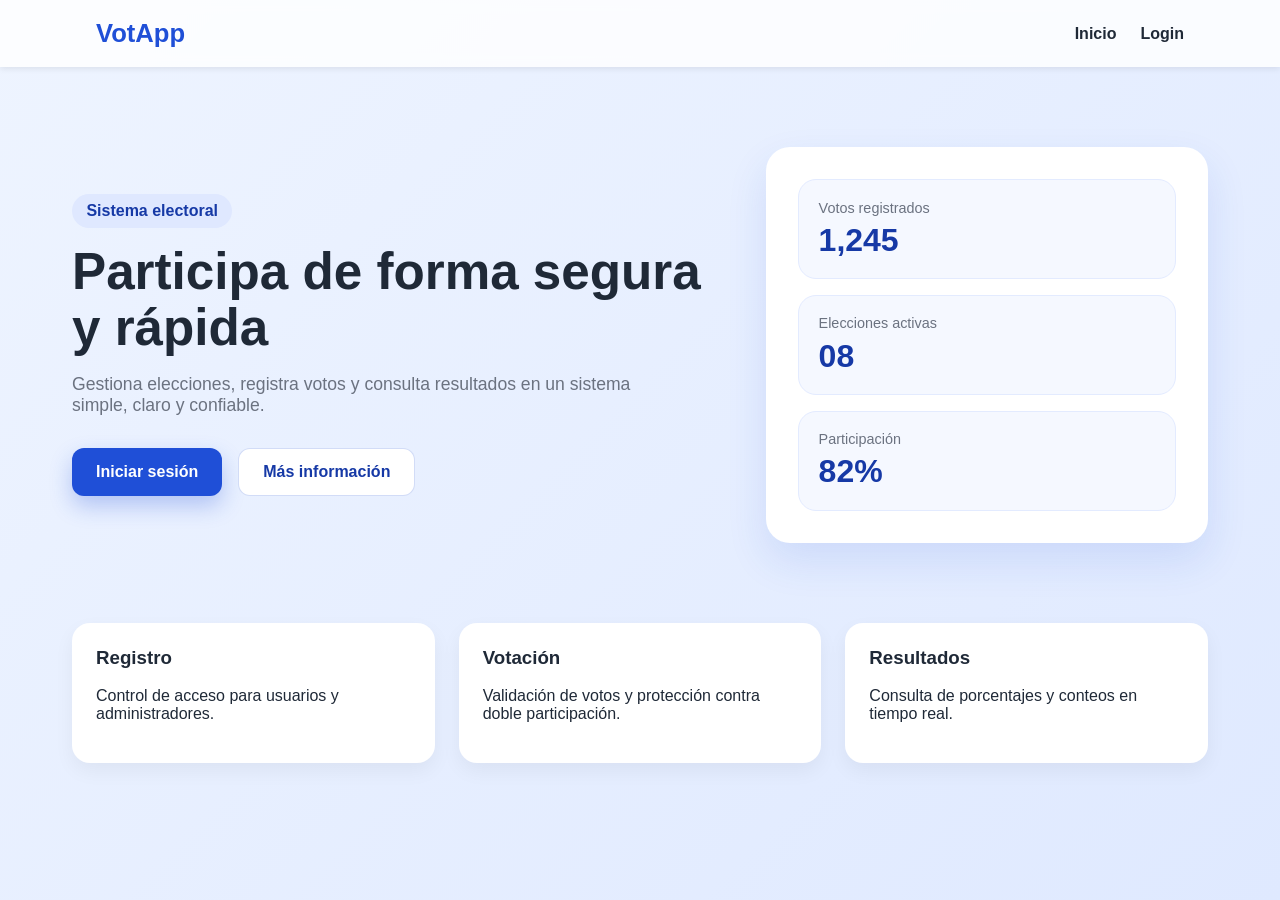
<file: index.html>
<!DOCTYPE html>
<html lang="es">
  <head>
    <meta charset="UTF-8" />
    <meta name="viewport" content="width=device-width, initial-scale=1.0" />
    <title>Sistema de Votación</title>
    <link rel="stylesheet" href="login.css" />
  </head>
  <body class="home-page">
    <header class="topbar">
      <div class="brand">VotApp</div>
      <nav>
        <a href="index.html">Inicio</a>
        <a href="login.html">Login</a>
      </nav>
    </header>

    <main class="hero">
      <section class="hero-text">
        <span class="badge">Sistema electoral</span>
        <h1>Participa de forma segura y rápida</h1>
        <p>
          Gestiona elecciones, registra votos y consulta resultados en un sistema
          simple, claro y confiable.
        </p>
        <div class="hero-actions">
          <a class="btn primary" href="login.html">Iniciar sesión</a>
          <a class="btn secondary" href="#info">Más información</a>
        </div>
      </section>

      <section class="hero-card">
        <div class="mini-card">
          <span>Votos registrados</span>
          <strong>1,245</strong>
        </div>
        <div class="mini-card">
          <span>Elecciones activas</span>
          <strong>08</strong>
        </div>
        <div class="mini-card">
          <span>Participación</span>
          <strong>82%</strong>
        </div>
      </section>
    </main>

    <section id="info" class="features">
      <article>
        <h3>Registro</h3>
        <p>Control de acceso para usuarios y administradores.</p>
      </article>
      <article>
        <h3>Votación</h3>
        <p>Validación de votos y protección contra doble participación.</p>
      </article>
      <article>
        <h3>Resultados</h3>
        <p>Consulta de porcentajes y conteos en tiempo real.</p>
      </article>
    </section>
  </body>
</html>
</file>
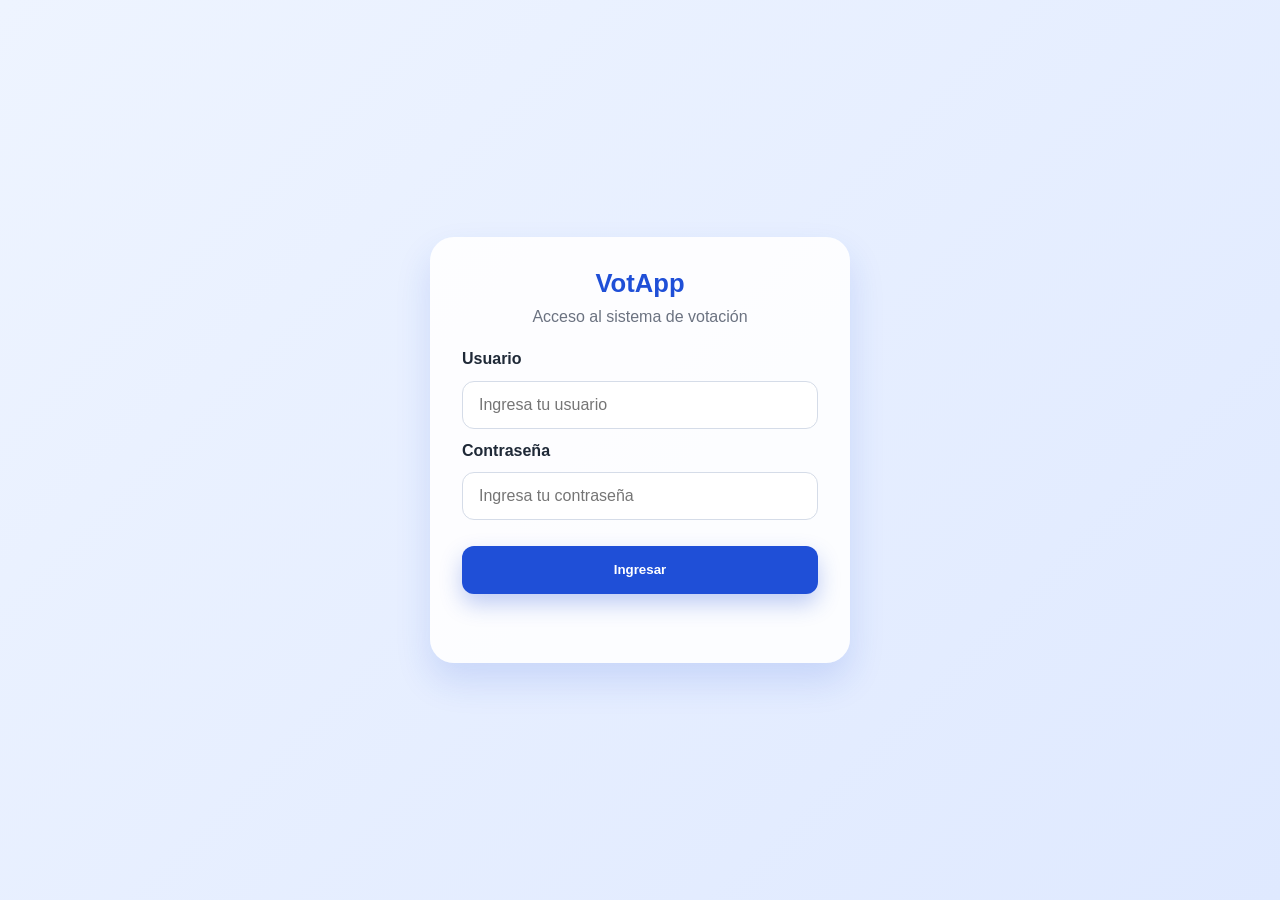
<file: login.html>
<!DOCTYPE html>
<html lang="es">
  <head>
    <meta charset="UTF-8" />
    <meta name="viewport" content="width=device-width, initial-scale=1.0" />
    <title>Login | VotApp</title>
    <link rel="stylesheet" href="login.css" />
  </head>
  <body class="login-page">
    <main class="login-container">
      <section class="login-card">
        <div class="brand-box">
          <span class="brand">VotApp</span>
          <p>Acceso al sistema de votación</p>
        </div>

        <form id="loginForm" novalidate>
          <label for="username">Usuario</label>
          <input id="username" name="username" type="text" placeholder="Ingresa tu usuario" />

          <label for="password">Contraseña</label>
          <input id="password" name="password" type="password" placeholder="Ingresa tu contraseña" />

          <button type="submit" class="btn primary full">Ingresar</button>
          <p id="message" class="message" aria-live="polite"></p>
        </form>
      </section>
    </main>

    <script src="login.js"></script>
  </body>
</html>
</file>
<file: login.css>
:root {
  --primary: #1f4fd7;
  --primary-dark: #1639a6;
  --secondary: #dfe8ff;
  --text: #1f2937;
  --muted: #6b7280;
  --background: #f3f7ff;
  --white: #ffffff;
  --success: #1d9c57;
  --danger: #d93b4b;
}

* {
  box-sizing: border-box;
}

body {
  margin: 0;
  font-family: Arial, Helvetica, sans-serif;
  background: linear-gradient(135deg, #eef4ff, #dfe9ff);
  color: var(--text);
}

.home-page {
  min-height: 100vh;
}

.topbar {
  display: flex;
  justify-content: space-between;
  align-items: center;
  padding: 1.2rem 6rem;
  background: rgba(255, 255, 255, 0.8);
  backdrop-filter: blur(6px);
  box-shadow: 0 2px 6px rgba(0, 0, 0, 0.08);
}

.brand {
  font-size: 1.6rem;
  font-weight: 700;
  color: var(--primary);
}

nav {
  display: flex;
  gap: 1.5rem;
}

nav a {
  text-decoration: none;
  color: var(--text);
  font-weight: 600;
}

.hero {
  display: grid;
  grid-template-columns: 1.2fr 0.8fr;
  gap: 2rem;
  max-width: 1200px;
  margin: 0 auto;
  padding: 5rem 2rem;
  align-items: center;
}

.badge {
  display: inline-block;
  padding: 0.5rem 0.9rem;
  background: var(--secondary);
  color: var(--primary-dark);
  border-radius: 999px;
  font-weight: 700;
  margin-bottom: 1rem;
}

.hero-text h1 {
  font-size: clamp(2.5rem, 4vw, 4rem);
  margin: 0 0 1rem;
  line-height: 1.1;
}

.hero-text p {
  font-size: 1.1rem;
  color: var(--muted);
  max-width: 600px;
}

.hero-actions {
  display: flex;
  gap: 1rem;
  margin-top: 2rem;
}

.btn {
  display: inline-flex;
  align-items: center;
  justify-content: center;
  min-height: 48px;
  padding: 0.8rem 1.5rem;
  border: none;
  border-radius: 12px;
  text-decoration: none;
  font-weight: 700;
  cursor: pointer;
  transition: transform 0.2s ease, box-shadow 0.2s ease;
}

.btn:hover {
  transform: translateY(-1px);
}

.btn.primary {
  background: var(--primary);
  color: var(--white);
  box-shadow: 0 10px 22px rgba(31, 79, 215, 0.28);
}

.btn.secondary {
  background: var(--white);
  color: var(--primary-dark);
  border: 1px solid rgba(31, 79, 215, 0.2);
}

.hero-card {
  display: grid;
  gap: 1rem;
  padding: 2rem;
  background: var(--white);
  border-radius: 24px;
  box-shadow: 0 18px 40px rgba(31, 79, 215, 0.12);
}

.mini-card {
  background: #f5f8ff;
  border: 1px solid #e3ebff;
  border-radius: 18px;
  padding: 1.2rem;
}

.mini-card span {
  display: block;
  color: var(--muted);
  font-size: 0.9rem;
}

.mini-card strong {
  display: block;
  margin-top: 0.4rem;
  font-size: 2rem;
  color: var(--primary-dark);
}

.features {
  display: grid;
  grid-template-columns: repeat(3, 1fr);
  gap: 1.5rem;
  max-width: 1200px;
  margin: 0 auto 4rem;
  padding: 0 2rem;
}

.features article {
  background: var(--white);
  border-radius: 18px;
  padding: 1.5rem;
  box-shadow: 0 8px 20px rgba(0, 0, 0, 0.05);
}

.features h3 {
  margin-top: 0;
}

.login-page {
  min-height: 100vh;
  display: grid;
  place-items: center;
  padding: 2rem;
}

.login-container {
  width: min(100%, 420px);
}

.login-card {
  background: rgba(255, 255, 255, 0.9);
  border-radius: 24px;
  padding: 2rem;
  box-shadow: 0 18px 35px rgba(31, 79, 215, 0.15);
}

.brand-box {
  margin-bottom: 1.5rem;
  text-align: center;
}

.brand-box p {
  margin: 0.6rem 0 0;
  color: var(--muted);
}

#loginForm {
  display: flex;
  flex-direction: column;
  gap: 0.8rem;
}

label {
  font-weight: 700;
  color: var(--text);
}

input {
  width: 100%;
  height: 48px;
  padding: 0.8rem 1rem;
  border: 1px solid #d5dce8;
  border-radius: 12px;
  font-size: 1rem;
  outline: none;
  transition: border-color 0.2s ease, box-shadow 0.2s ease;
}

input:focus {
  border-color: var(--primary);
  box-shadow: 0 0 0 4px rgba(31, 79, 215, 0.1);
}

.full {
  width: 100%;
  margin-top: 0.8rem;
}

.message {
  min-height: 24px;
  margin: 0;
  text-align: center;
  font-size: 0.95rem;
  font-weight: 600;
}

.message.success {
  color: var(--success);
}

.message.error {
  color: var(--danger);
}

@media (max-width: 768px) {
  .topbar {
    padding: 1rem 1.5rem;
  }

  .hero,
  .features {
    grid-template-columns: 1fr;
  }

  .hero {
    padding-top: 3rem;
  }

  nav {
    gap: 0.8rem;
    font-size: 0.9rem;
  }
}
</file>
